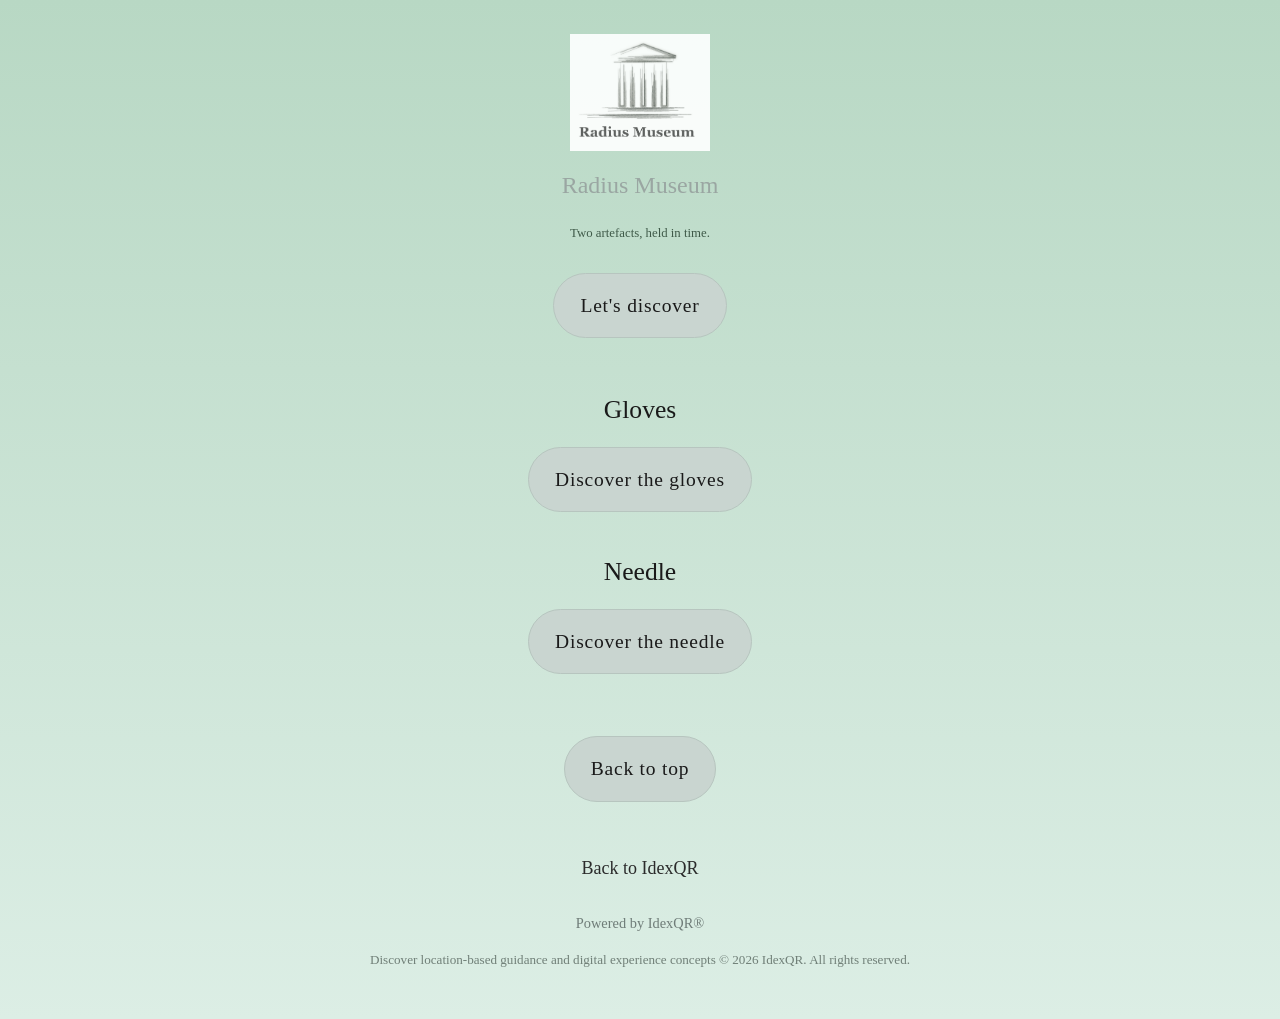
<file: docs/index.html>
<!doctype html>
<html lang="en-GB">
<head>
  <meta charset="utf-8" />
  <meta name="viewport" content="width=device-width, initial-scale=1" />
  <title>Discover</title>
  <link rel="stylesheet" href="style.css?v=32" />
</head>
<body>
 <main class="wrap">

  <section aria-labelledby="page-title">
    <h1 id="page-title" class="sr-only">IdexQR</h1>
    <p class="sr-only">
      This is your starting point. You can explore, listen, or open your ticket.
    </p>
  </section>
       
      <img src="images/museum-logo.png" alt="" class="museum-logo" />

      <h1 class="light-heading">Radius Museum</h1>

      <p class="intro">
        Two artefacts, held in time.
      </p>

      <button
        type="button"
        class="quiet-button"
        onclick="playSection('museumAudio', 'museumText')">
        Let's discover
      </button>

      <div id="museumText" class="discover-text intro-text" hidden>
        <p>
          Let's take a look together.
        </p>
      </div>

    </header>

    <!-- CONTENT -->
    <section class="wrap">

      <h2>Gloves</h2>

      <button
        type="button"
        class="quiet-button"
        onclick="playSection('glovesAudio', 'glovesText')">
        Discover the gloves
      </button>

    <div id="glovesText" class="discover-text" hidden>
  <img src="images/gloves.png" alt="A pair of ladies’ leather gloves." class="object-image gloves-image" />

  <p>
    A pair of ladies’ leather gloves, made around eighteen thirty to eighteen fifty.
  </p>

  <p>
    Made from fine leather, often lamb or kid, the material is thin and supple, softening slightly with wear.
    This allowed the gloves to sit close to the skin, making them well suited to everyday use.
    Each glove was cut by hand and stitched finger by finger, using fine thread, with decorative stitching across the back.
    The shape narrows gently at the wrist, designed to follow the form of the hand.
    The work required good light, steady hands, and patience.
  </p>

  <p>
    Gloves like these were worn for walking, visiting, church, and travel — not only practical, but a subtle sign of refinement.
    In these gloves lives the quiet skill of everyday life — not only the hands that wore them, but the hands that made them.
  </p>
      <button type="button" class="stop-inline" onclick="stopCurrentAudio()">
      Stop audio
      </button>
</div>

      <h2>Needle</h2>

      <button
        type="button"
        class="quiet-button"
        onclick="playSection('needleAudio', 'needleText')">
        Discover the needle
      </button>

     <div id="needleText" class="discover-text" hidden>
  <img src="images/needle.jpg" alt="A steel sewing needle beside a George the third coin." class="object-image needle-image" />

  <p>
    Small, sharp, and easily missed, with a tiny eye for thread.
    It fits between finger and thumb, and would have been used thousands of times.
  </p>

  <p>
    Made from hardened steel and carefully polished, it could pass smoothly through thin leather.
    Drawn through the material again and again, it was used to sew gloves by hand — repetitive and precise.
  </p>

  <p>
    Most often, this work was done by women at home, fitting paid sewing around daily responsibilities.
    This needle reflects the unseen labour between raw material and finished artefact.
  </p>
    <button type="button" class="stop-inline" onclick="stopCurrentAudio()">
     Stop audio
    </button>
</div>
      
  <div class="footer-wrap">
  <button type="button" class="quiet-button" onclick="backToTop()">
    Back to top
  </button>

 <a href="https://idexqr.com" class="back-link">
    Back to IdexQR
</a>

    <footer>
    <p class="powered-by">Powered by IdexQR®</p>
      <p class="footer-sub">
  Discover location-based guidance and digital experience concepts © 2026 IdexQR. All rights reserved.
</p>
</footer>
</div>
    </section>

  </main>

  <!-- AUDIO -->
  <audio id="museumAudio" src="audio/arrival.mp3" preload="auto"></audio>
  <audio id="glovesAudio" src="audio/gloves.mp3" preload="auto"></audio>
  <audio id="needleAudio" src="audio/needle.mp3" preload="auto"></audio>

  <script>
  let currentAudio = null;

  function stopCurrentAudio() {
    if (currentAudio) {
      currentAudio.pause();
      currentAudio.currentTime = 0;
    }
  }

  function hideAllText() {
    document.querySelectorAll('.discover-text').forEach(section => {
      section.hidden = true;
    });
  }

  function playSection(audioId, textId) {
    stopCurrentAudio();
    hideAllText();

    currentAudio = document.getElementById(audioId);
    const textBlock = document.getElementById(textId);

    if (textBlock) {
      textBlock.hidden = false;
    }

    if (!currentAudio) return;
    currentAudio.currentTime = 0;
    currentAudio.play().catch(() => {});
  }

  function backToTop() {
    stopCurrentAudio();
    hideAllText();
    window.scrollTo({ top: 0, behavior: 'smooth' });
  }
</script>
</file>
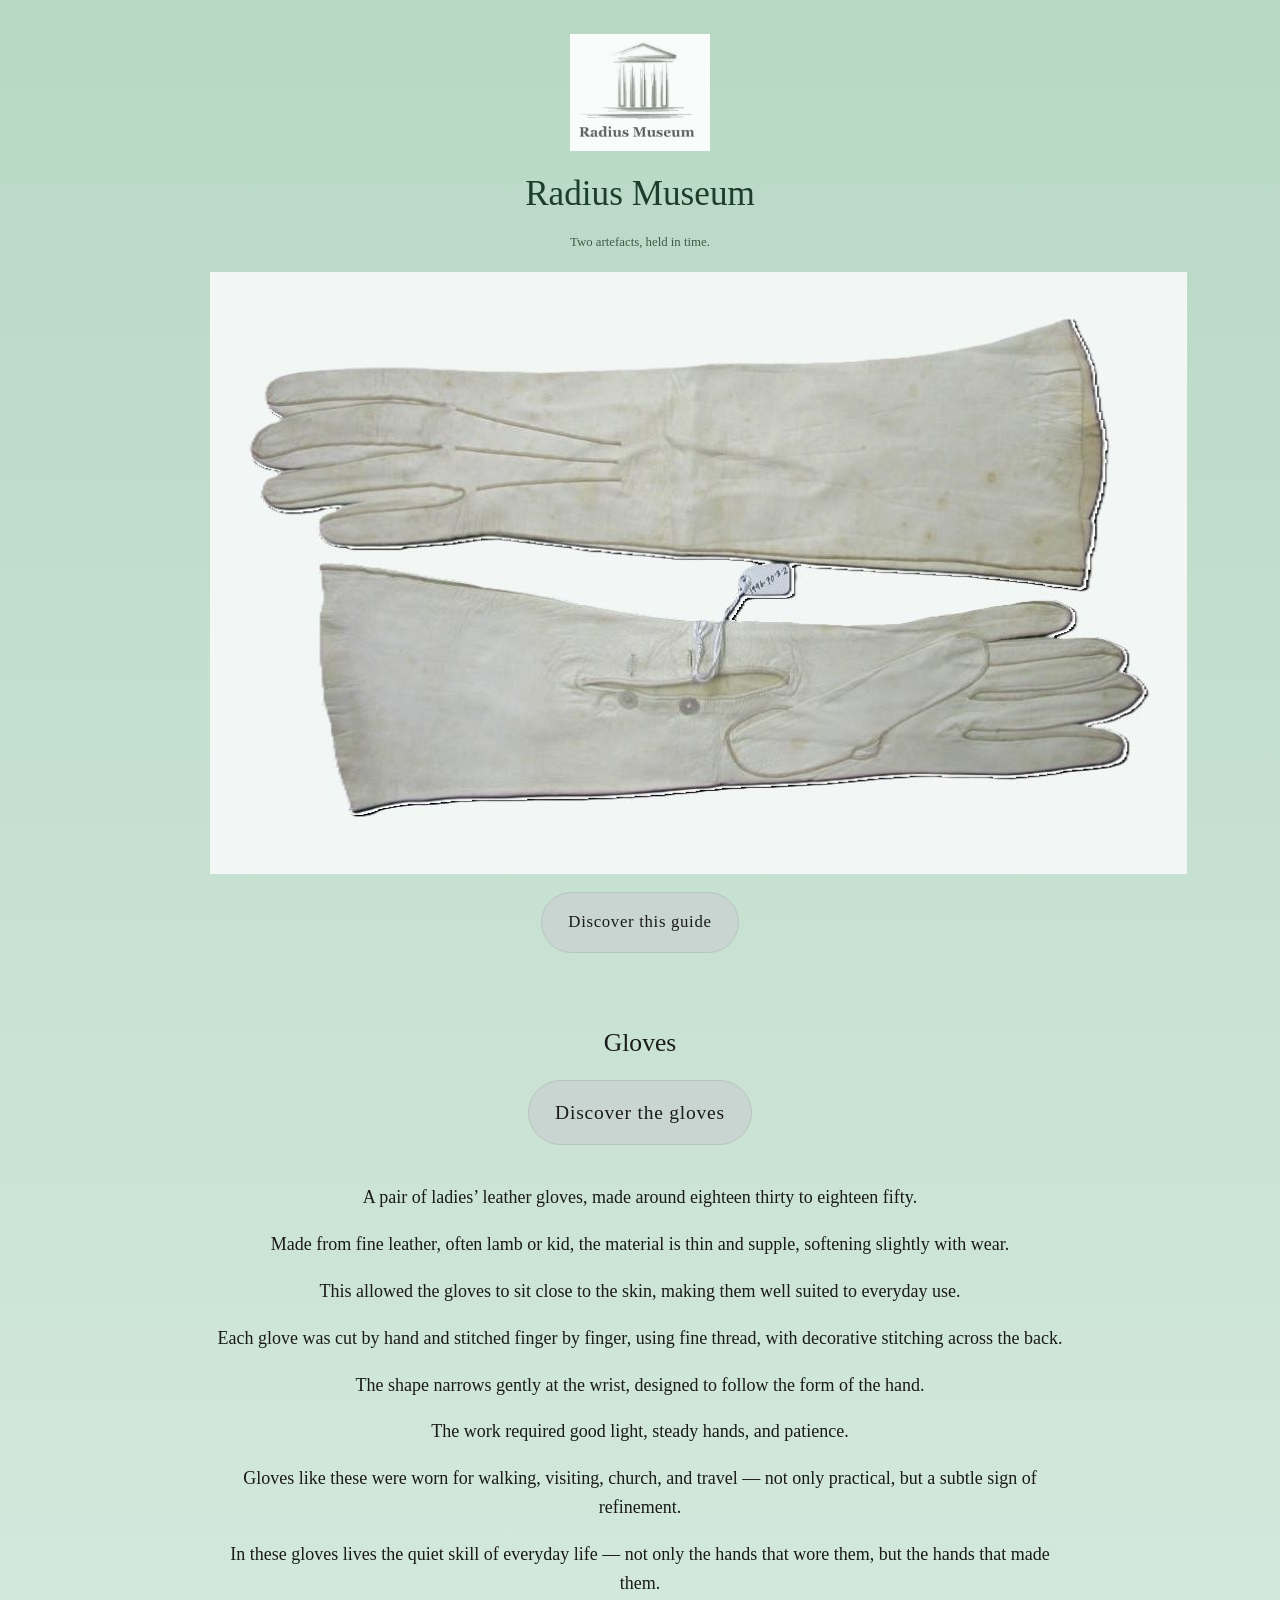
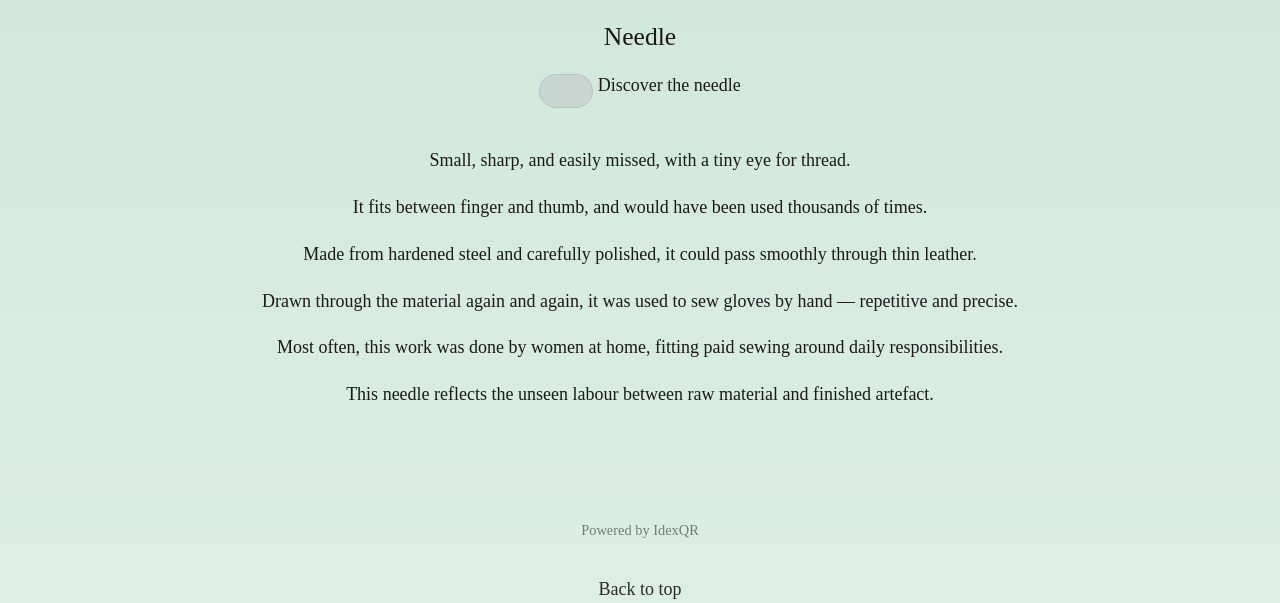
<file: docs/index-legacy.html>
<!doctype html>
<html lang="en-GB">
<head>
  <meta charset="utf-8" />
  <meta name="viewport" content="width=device-width, initial-scale=1" />
  <title>Two Artefacts, One Pair of Hands — Discover</title>
  <meta name="description" content="A calm, spoken-first guide for two museum artefacts: gloves and a sewing needle." />
  <link rel="stylesheet" href="style.css?v=21" />
</head>

<body>
  <a id="top"></a>

  <main>
    <header class="wrap hero" style="text-align: center;" role="region" aria-label="You’ve opened the museum guide. Choose an option below to hear more.">
  <img src="images/museum-logo.png" alt="" class="museum-logo" />

  <h1 class="light-heading">Radius Museum</h1>

  <p class="intro">
    Two artefacts, held in time.
  </p>

  <img src="images/gloves.jpg" alt="" class="object-image" />

  <button
    type="button"
    class="quiet-button"
    onclick="playEmbeddedAudio('museumAudio')"
    aria-label="Discover this guide. Plays the museum introduction."
  >
    Discover this guide
  </button>
</header>
    <section class="wrap">
      <h2>Gloves</h2>

      <button
  type="button"
  class="quiet-button"
  onclick="playEmbeddedAudio('glovesAudio')"
  aria-label="Discover the gloves. Plays audio about the gloves."
>
  Discover the gloves
</button>

<p>
  A pair of ladies’ leather gloves, made around eighteen thirty to eighteen fifty.
</p>
      
      <p>
        Made from fine leather, often lamb or kid, the material is thin and supple, softening slightly with wear.
      </p>

      <p>
        This allowed the gloves to sit close to the skin, making them well suited to everyday use.
      </p>

      <p>
        Each glove was cut by hand and stitched finger by finger, using fine thread, with decorative stitching across the back.
      </p>

      <p>
        The shape narrows gently at the wrist, designed to follow the form of the hand.
      </p>

      <p>
        The work required good light, steady hands, and patience.
      </p>

      <p>
        Gloves like these were worn for walking, visiting, church, and travel — not only practical, but a subtle sign of refinement.
      </p>

      <p>
        In these gloves lives the quiet skill of everyday life — not only the hands that wore them, but the hands that made them.
      </p>

      <h2>Needle</h2>

      <button
  type="button"
  class="quiet-button"
  onclick="playEmbeddedAudio('needleAudio')"
  aria-label="Discover the needle. Plays audio about the needle."
>
        
</button>
  Discover the needle
</button>

      <p>
  Small, sharp, and easily missed, with a tiny eye for thread.
</p>

      <p>
        It fits between finger and thumb, and would have been used thousands of times.
      </p>

      <p>
        Made from hardened steel and carefully polished, it could pass smoothly through thin leather.
      </p>

      <p>
        Drawn through the material again and again, it was used to sew gloves by hand — repetitive and precise.
      </p>

      <p>
        Most often, this work was done by women at home, fitting paid sewing around daily responsibilities.
      </p>

      <p>
        This needle reflects the unseen labour between raw material and finished artefact.
      </p>
    </section>

    <div class="wrap footer-wrap">
      <p class="powered-by">Powered by IdexQR</p>
    </div>

    <footer class="footer">
      <a href="#top" class="back-link">Back to top</a>
    </footer>
  </main>

  <audio id="museumAudio" src="audio/arrival.mp3" preload="auto"></audio>
  <audio id="glovesAudio" src="audio/gloves.mp3" preload="auto"></audio>
  <audio id="needleAudio" src="audio/needle.mp3" preload="auto"></audio>

  <script>
    let currentAudio = null;

    function stopCurrentAudio() {
      if (currentAudio) {
        currentAudio.pause();
        currentAudio.currentTime = 0;
      }
    }

    function playEmbeddedAudio(id) {
      stopCurrentAudio();
      currentAudio = document.getElementById(id);

      if (!currentAudio) return;

      currentAudio.currentTime = 0;

      const playPromise = currentAudio.play();
      if (playPromise !== undefined) {
        playPromise.catch(err => {
          console.error("Embedded audio failed:", id, err);
        });
      }
    }
  </script>
</body>
</html>
</file>
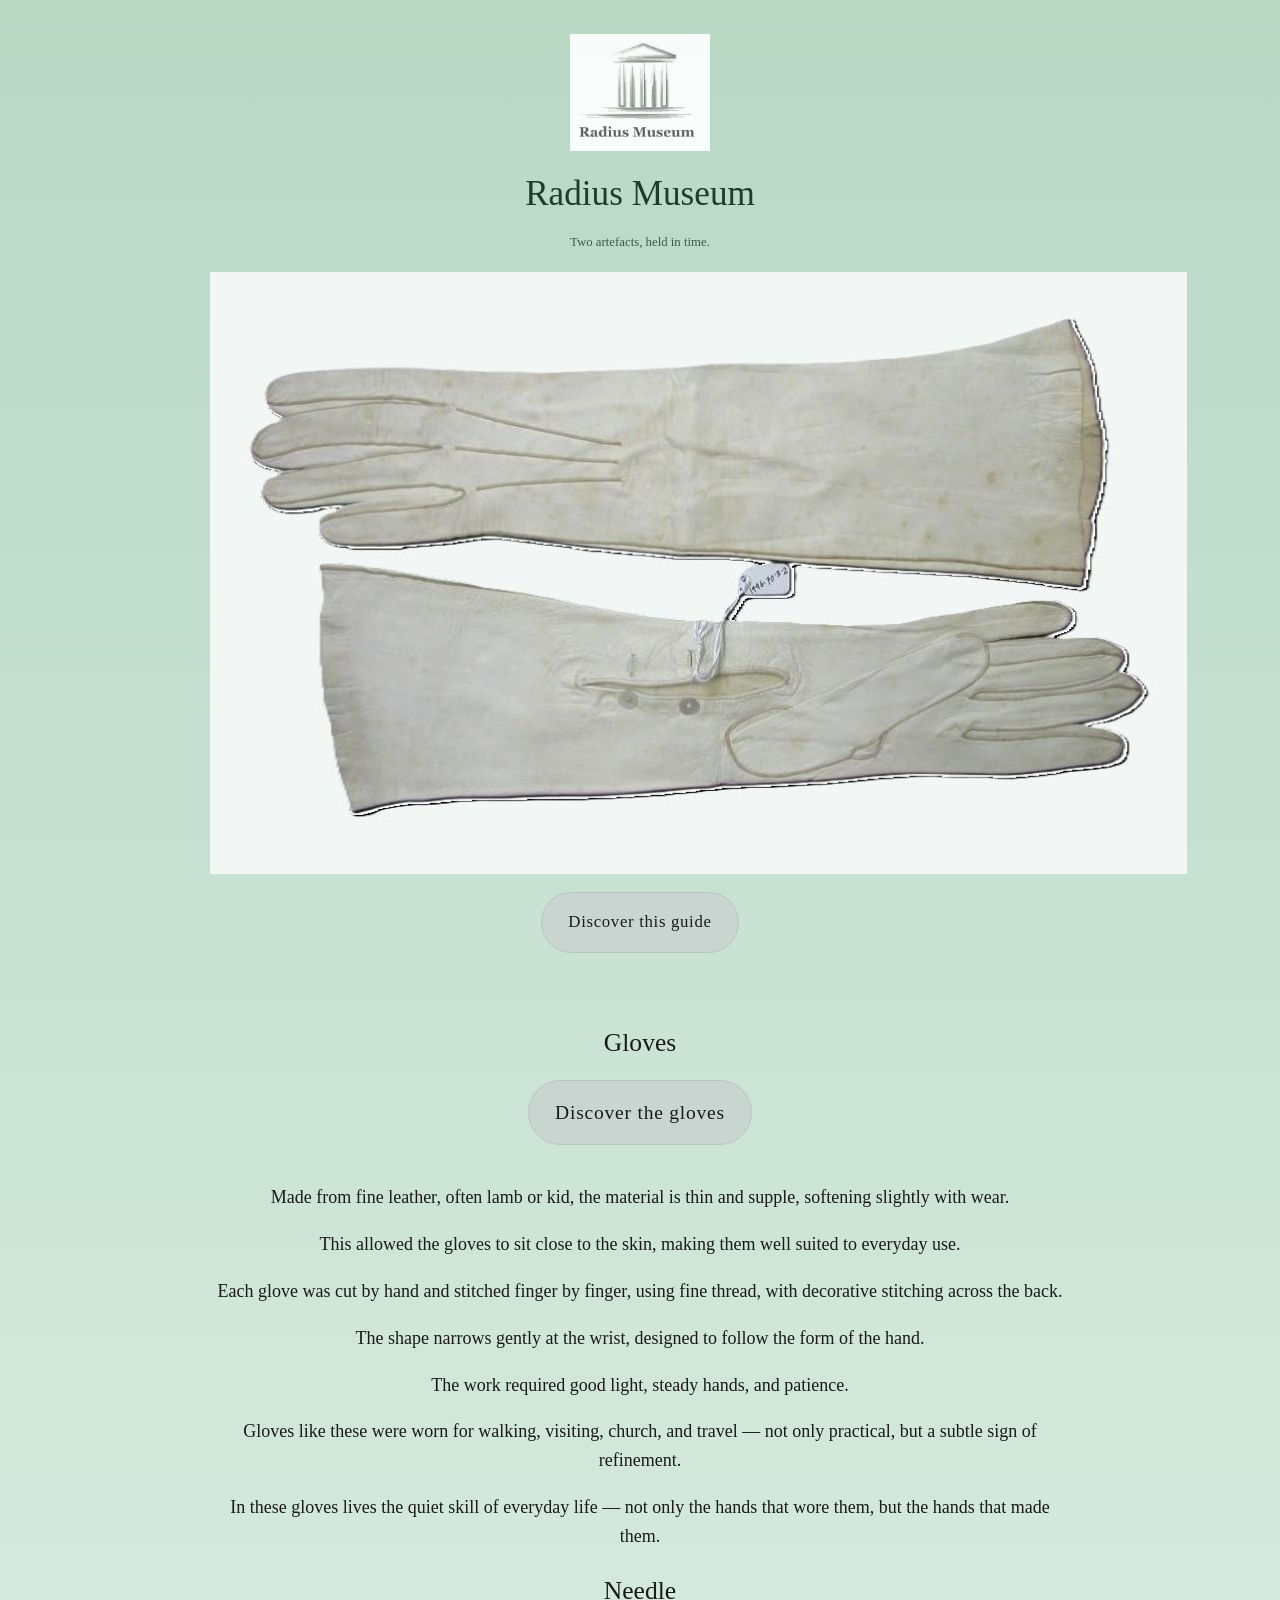
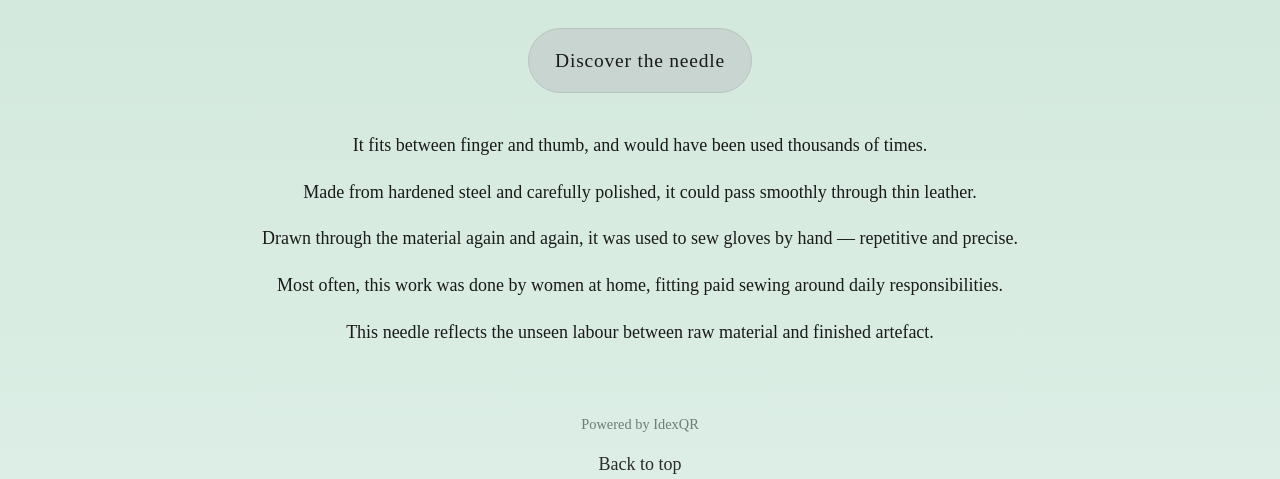
<file: docs/museum-legacy.html>
<!doctype html>
<html lang="en-GB">
<head>
  <meta charset="utf-8" />
  <meta name="viewport" content="width=device-width, initial-scale=1" />
  <title>Two Artefacts, One Pair of Hands — Discover</title>
  <meta name="description" content="A calm, spoken-first guide for two museum artefacts: gloves and a sewing needle." />
  <link rel="stylesheet" href="style.css?v=6" />
</head>

<body>
  <a id="top"></a>

  <main>
    <header class="wrap hero" style="text-align: center;">
  <img src="images/museum-logo.png" alt="Radius Museum logo" class="museum-logo" />

  <h1 class="light-heading">Radius Museum</h1>

  <p class="intro">
    Two artefacts, held in time.
  </p>

  <img src="images/gloves.jpg" alt="Ladies’ leather gloves and sewing needle" class="object-image" />

  <button type="button" class="quiet-button" onclick="playEmbeddedAudio('museumAudio')">
    Discover this guide
  </button>

  <p class="sr-only">
    You’ve just opened the Radius Museum guide.
  </p>

  <p class="sr-only">
    You are first exploring the gloves, followed by the needle.
  </p>
</header>
    
    <section class="wrap">
      <h2>Gloves</h2>

      <button type="button" class="quiet-button" onclick="playEmbeddedAudio('glovesAudio')">
      Discover the gloves
      </button>

      <p class="sr-only">
        A pair of ladies’ leather gloves, made around eighteen thirty to eighteen fifty.
      </p>

      <p>
        Made from fine leather, often lamb or kid, the material is thin and supple, softening slightly with wear.
      </p>

      <p>
        This allowed the gloves to sit close to the skin, making them well suited to everyday use.
      </p>

      <p>
        Each glove was cut by hand and stitched finger by finger, using fine thread, with decorative stitching across the back.
      </p>

      <p>
        The shape narrows gently at the wrist, designed to follow the form of the hand.
      </p>

      <p>
        The work required good light, steady hands, and patience.
      </p>

      <p>
        Gloves like these were worn for walking, visiting, church, and travel — not only practical, but a subtle sign of refinement.
      </p>

      <p>
        In these gloves lives the quiet skill of everyday life — not only the hands that wore them, but the hands that made them.
      </p>

      <h2>Needle</h2>

      <button type="button" class="quiet-button" onclick="playEmbeddedAudio('needleAudio')">
      Discover the needle
      </button>

      <p class="sr-only">
        Small, sharp, and easily missed, with a tiny eye for thread.
      </p>

      <p>
        It fits between finger and thumb, and would have been used thousands of times.
      </p>

      <p>
        Made from hardened steel and carefully polished, it could pass smoothly through thin leather.
      </p>

      <p>
        Drawn through the material again and again, it was used to sew gloves by hand — repetitive and precise.
      </p>

      <p>
        Most often, this work was done by women at home, fitting paid sewing around daily responsibilities.
      </p>

      <p>
        This needle reflects the unseen labour between raw material and finished artefact.
      </p>
    </section>

    <p class="powered-by">Powered by IdexQR</p>

    <footer class="footer">
      <a href="#top" class="back-link">Back to top</a>
    </footer>
  </main>

  <audio id="museumAudio" src="audio/arrival.mp3" preload="auto"></audio>
  <audio id="glovesAudio" src="audio/gloves.mp3" preload="auto"></audio>
  <audio id="needleAudio" src="audio/needle.mp3" preload="auto"></audio>

  <script>
    let currentAudio = null;

    function stopCurrentAudio() {
      if (currentAudio) {
        currentAudio.pause();
        currentAudio.currentTime = 0;
      }
    }

    function playEmbeddedAudio(id) {
      stopCurrentAudio();
      currentAudio = document.getElementById(id);

      if (!currentAudio) return;

      currentAudio.currentTime = 0;

      const playPromise = currentAudio.play();
      if (playPromise !== undefined) {
        playPromise.catch(err => {
          console.error("Embedded audio failed:", id, err);
        });
      }
    }
  </script>
</body>
</html>
</file>
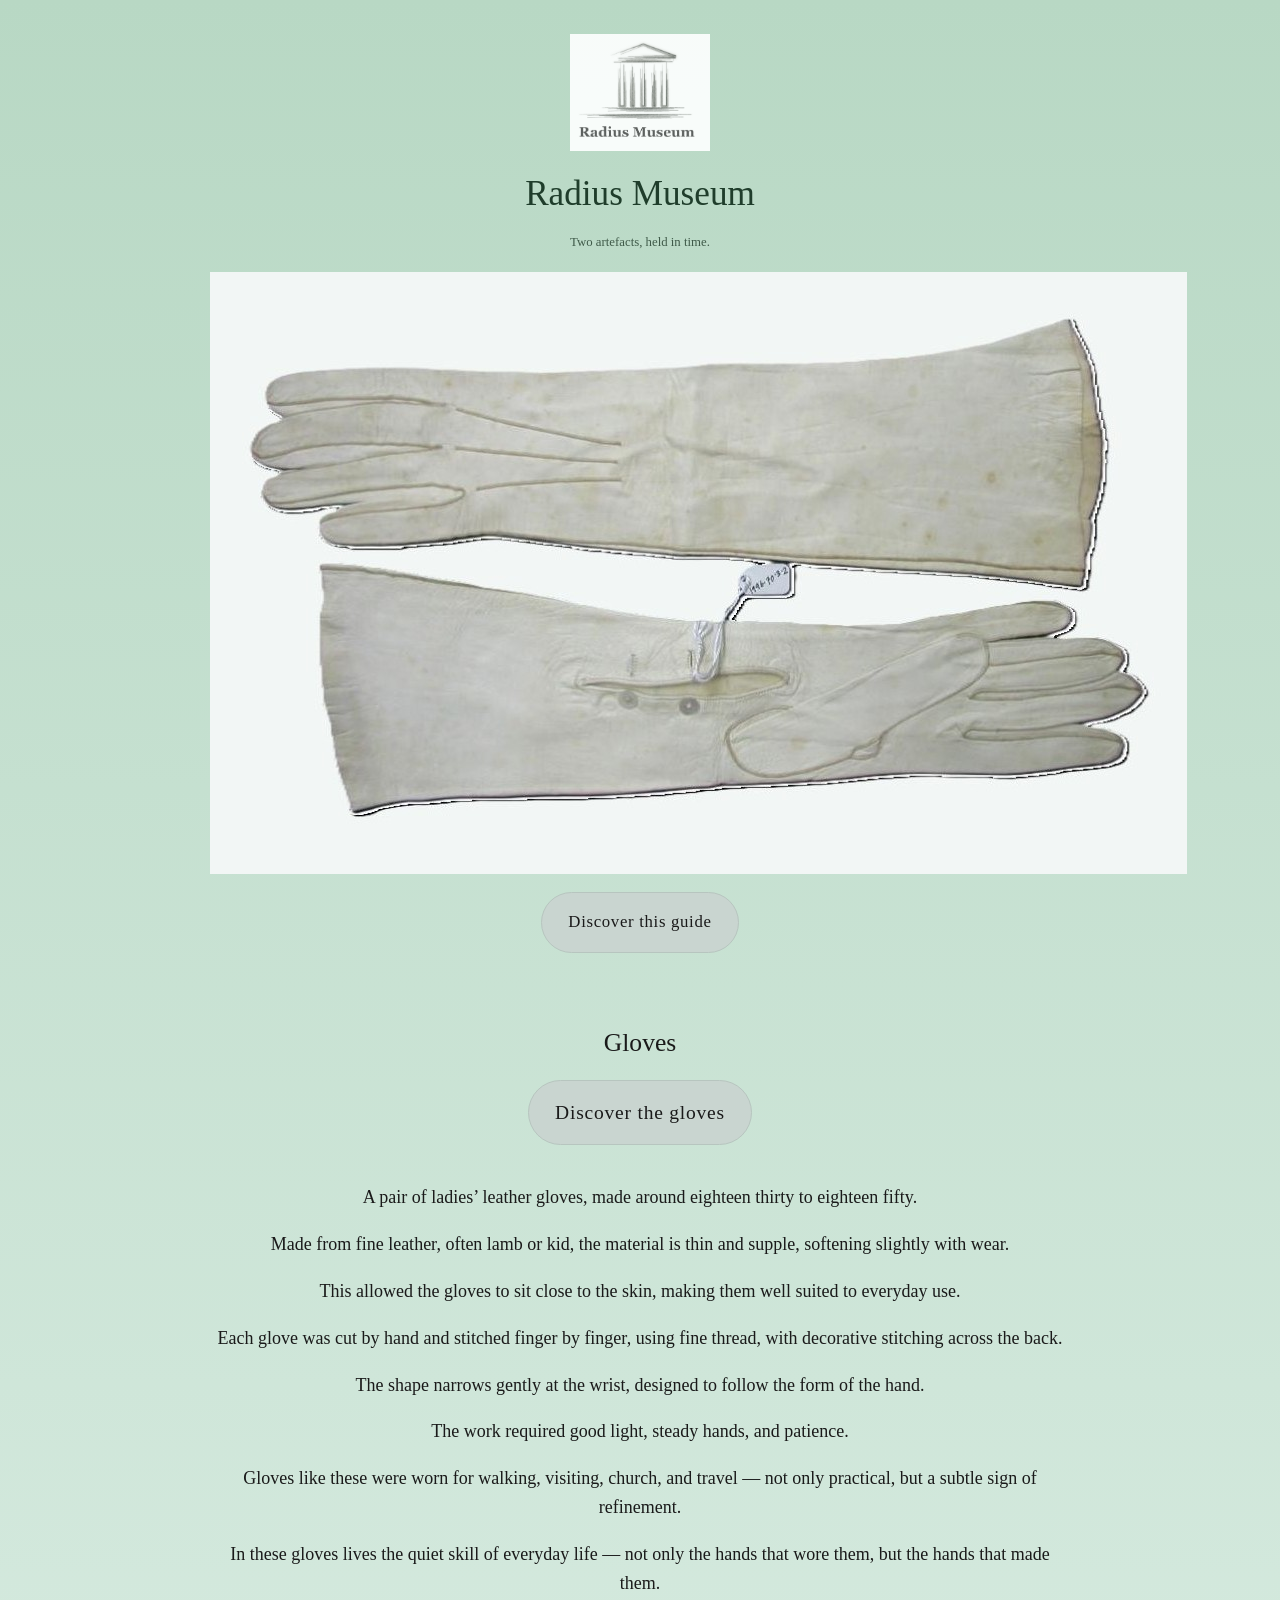
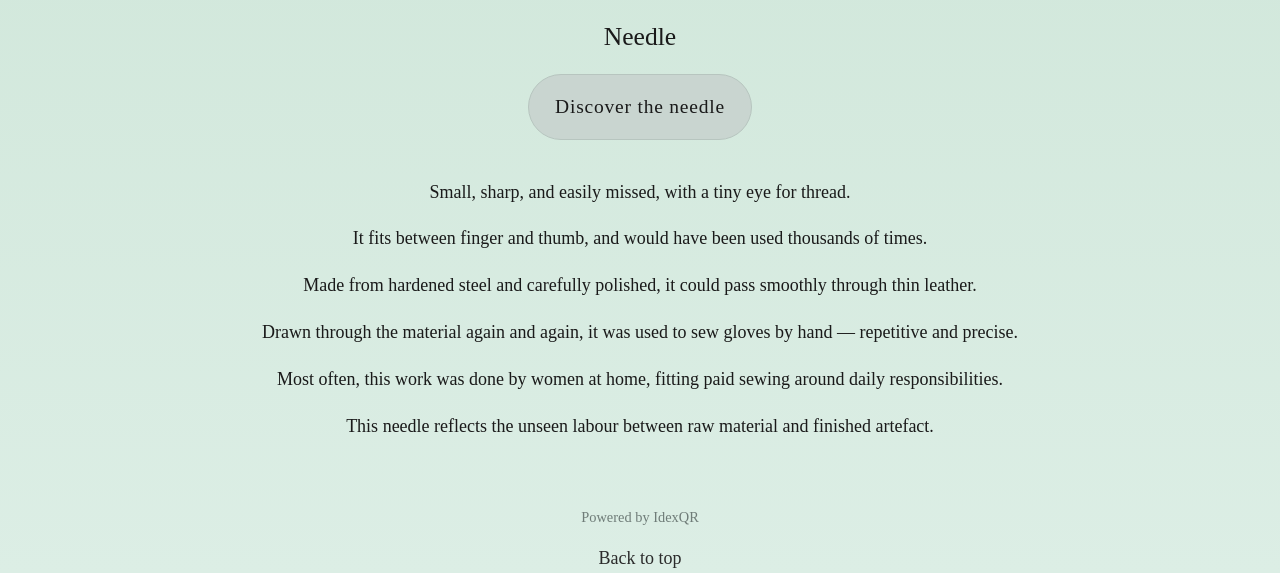
<file: docs/museum.html>
<!doctype html>
<html lang="en-GB">
<head>
  <meta charset="utf-8" />
  <meta name="viewport" content="width=device-width, initial-scale=1" />
  <title>Two Artefacts, One Pair of Hands — Discover</title>
  <meta name="description" content="A calm, spoken-first guide for two museum artefacts: gloves and a sewing needle." />
  <link rel="stylesheet" href="style.css?v=6" />
</head>

<body>
  <a id="top"></a>

  <main>
    <header class="wrap hero" style="text-align: center;">
  <img src="images/museum-logo.png" alt="Radius Museum logo" class="museum-logo" />

  <h1 class="light-heading">Radius Museum</h1>

  <p class="intro">
    Two artefacts, held in time.
  </p>

  <img src="images/gloves.jpg" alt="Ladies’ leather gloves and sewing needle" class="object-image" />

  <button type="button" class="quiet-button" onclick="playEmbeddedAudio('museumAudio')">
    Discover this guide
  </button>

  <p class="sr-only">
    You’ve just opened the Radius Museum guide.
  </p>

  <p class="sr-only">
    You are first exploring the gloves, followed by the needle.
  </p>
</header>
    
    <section class="wrap">
      <h2>Gloves</h2>

      <button type="button" class="quiet-button" onclick="playEmbeddedAudio('glovesAudio')">
      Discover the gloves
      </button>

      <p>
        A pair of ladies’ leather gloves, made around eighteen thirty to eighteen fifty.
      </p>

      <p>
        Made from fine leather, often lamb or kid, the material is thin and supple, softening slightly with wear.
      </p>

      <p>
        This allowed the gloves to sit close to the skin, making them well suited to everyday use.
      </p>

      <p>
        Each glove was cut by hand and stitched finger by finger, using fine thread, with decorative stitching across the back.
      </p>

      <p>
        The shape narrows gently at the wrist, designed to follow the form of the hand.
      </p>

      <p>
        The work required good light, steady hands, and patience.
      </p>

      <p>
        Gloves like these were worn for walking, visiting, church, and travel — not only practical, but a subtle sign of refinement.
      </p>

      <p>
        In these gloves lives the quiet skill of everyday life — not only the hands that wore them, but the hands that made them.
      </p>

      <h2>Needle</h2>

      <button type="button" class="quiet-button" onclick="playEmbeddedAudio('needleAudio')">
      Discover the needle
      </button>

      <p>
        Small, sharp, and easily missed, with a tiny eye for thread.
      </p>

      <p>
        It fits between finger and thumb, and would have been used thousands of times.
      </p>

      <p>
        Made from hardened steel and carefully polished, it could pass smoothly through thin leather.
      </p>

      <p>
        Drawn through the material again and again, it was used to sew gloves by hand — repetitive and precise.
      </p>

      <p>
        Most often, this work was done by women at home, fitting paid sewing around daily responsibilities.
      </p>

      <p>
        This needle reflects the unseen labour between raw material and finished artefact.
      </p>
    </section>

    <p class="powered-by">Powered by IdexQR</p>

    <footer class="footer">
      <a href="#top" class="back-link">Back to top</a>
    </footer>
  </main>

  <audio id="museumAudio" src="audio/arrival.mp3" preload="auto"></audio>
  <audio id="glovesAudio" src="audio/gloves.mp3" preload="auto"></audio>
  <audio id="needleAudio" src="audio/needle.mp3" preload="auto"></audio>

  <script>
    let currentAudio = null;

    function stopCurrentAudio() {
      if (currentAudio) {
        currentAudio.pause();
        currentAudio.currentTime = 0;
      }
    }

    function playEmbeddedAudio(id) {
      stopCurrentAudio();
      currentAudio = document.getElementById(id);

      if (!currentAudio) return;

      currentAudio.currentTime = 0;

      const playPromise = currentAudio.play();
      if (playPromise !== undefined) {
        playPromise.catch(err => {
          console.error("Embedded audio failed:", id, err);
        });
      }
    }
  </script>
</body>
</html>
</file>
<file: docs/style.css>
:root {
  --bg: linear-gradient(180deg, #b8d8c4 0%, #dceee5 100%);
  --ink: #1a1a1a;
  --muted: #6f7c78;
  --muted-deep: #3f4a47;
  --muted-soft: #9aa6a2;

  --button-bg: #c9d5d0;
  --button-active: #AEBDB7;
  --panel-bg: #f7f9f8;

  --button-border: #b7c5bf;
  --line: rgba(0,0,0,0.08);
  --sapphire-accent: #2F5DA8;
}

/* ---------------------------------
   Base
--------------------------------- */
.footer-sub {
  margin-top: 0.35rem;
  font-size: 0.82rem;
  color: rgba(70, 84, 78, 0.72);
  text-align: center;
  line-height: 1.5;
}

body {
  margin: 0;
  min-height: 100vh;
  font-family: Georgia, serif;
  font-size: 18px;
  line-height: 1.6;
  background: var(--bg);
  color: var(--ink);
  display: flex;
  flex-direction: column;
  align-items: center;
  justify-content: flex-start;
  padding-top: 14px;
  text-align: center;
}

.wrap {
  max-width: 860px;
  margin: 0 auto;
  padding: 12px 16px 18px;
}

/* ---------------------------------
   Layout / alignment
--------------------------------- */

.hero,
.tasks,
.footer-wrap,
.browse-label,
.center-button {
  text-align: center;
}

.center-button {
  margin-top: 2rem;
}

.footer-wrap {
  margin-top: 32px;
  text-align: center;
}

.footer-wrap .back-link {
  display: block;
  margin-top: 32px;
}

.museum-logo {
  display: block;
  max-width: 140px;
  width: 100%;
  height: auto;
  margin: 0.5rem auto 0.9rem;
  opacity: 0.9;
}

/* ---------------------------------
   Navigation
--------------------------------- */

.back-link,
.back-link:visited {
  color: #2b2b2b;
  text-decoration: none;
  border-bottom: none;
}

.back-button {
  display: inline-block;
  margin-bottom: 16px;
  font-size: 0.95rem;
}

.stop-inline {
  display: block;
  width: fit-content;
  margin: 8px auto 18px auto;
  background: #EAF1ED;
  border: 1px solid #C9D5D0;
  border-radius: 999px;
  padding: 0.8rem 1.1rem;
  font: inherit;
  font-size: 0.98rem;
  color: var(--sapphire-accent);
  cursor: pointer;
  line-height: 1.2;
  text-decoration: none;
  min-width: 220px;
  text-align: center;
}

.stop-inline:hover,
.stop-inline:focus {
  background: #DDE9E3;
  border-color: #B8C6C1;
}

.discover-text,
.audio-controls,
.button-wrap {
  text-align: center;
}

/* ---------------------------------
   Typography
--------------------------------- */

.place {
  margin-bottom: 0.8rem;
  font-size: 0.9rem;
  letter-spacing: 0.02em;
  text-align: center;
  color: var(--muted-deep);
}

.kicker {
  margin-top: 0;
  margin-bottom: 0.05rem;
  font-size: 2rem;
  letter-spacing: 0.04em;
  text-align: center;
  color: var(--muted-deep);
}

.hero h1 {
  margin-top: 0;
  margin-bottom: 10px;
  font-size: 2.2rem;
  font-weight: normal;
  color: #1f3d2b;
}

h2 {
  margin-top: 20px;
  margin-bottom: 6px;
  font-size: 1.6rem;
  font-weight: 500;
}

.light-heading {
  margin-top: 0;
  margin-bottom: 1.2rem;
  font-size: 1.5rem;
  font-weight: 400;
  text-align: center;
  color: var(--muted-soft);
}

.intro {
  margin-top: 0;
  margin-bottom: 1.2rem;
  font-size: 0.8rem;
  text-align: center;
  color: #3f5a49;
}

.powered-by {
  margin-top: 30px;
  font-size: 0.9rem;
  font-weight: normal;
  text-align: center;
  color: var(--muted);
}

/* ---------------------------------
   Images
--------------------------------- */

.gloves-image {
  width: 60%;
  max-width: 250px;
  height: auto;
  display: block;
  margin: 0 auto 1.25rem;
}

.needle-image {
  display: block;
  max-width: 350px;
  width: 100%;
  height: auto;
  margin: 0 auto 1.25rem;
}

/* ---------------------------------
   Buttons
--------------------------------- */

/* ---------------------------------
   Buttons
--------------------------------- */

.quiet-button {
  display: inline-block;
  margin: 10px 0 20px;
  padding: 16px 26px;
  border: 1px solid var(--button-border);
  border-radius: 999px;
  background: var(--button-bg);
  color: var(--ink);
  font: inherit;
  font-size: 1.22rem;
  letter-spacing: 0.04em;
  cursor: pointer;
  text-decoration: none;
  transition: transform 0.08s ease, background 0.08s ease;
}

.discover-text {
  margin-top: 0.8rem;
  padding: 1rem 1.25rem;
  border-radius: 16px;
  background: var(--panel-bg);
  border: 1px solid var(--line);
  text-align: left;
}
.hero .quiet-button {
  font-size: 1.05rem;
}

.quiet-button:active {
  background: var(--button-active);
  transform: scale(0.98);
}

.quiet-button:focus {
  outline: 2px solid #7a8f88;
  outline-offset: 2px;
}

.quiet-button,
.chips button {
  transition: transform 0.08s ease, background 0.08s ease;
  -webkit-tap-highlight-color: transparent;
}

.quiet-button:active,
.chips button:active {
  background: #AEBDB7;
  transform: scale(0.98);
}

/* ---------------------------------
   Browse chips
--------------------------------- */

.chips {
  display: flex;
  flex-direction: column;
  align-items: center;
  gap: 14px;
  margin: 1.4rem 0;
}

.chip-item {
  margin-bottom: 0.8rem;
  text-align: center;
}

.chips button {
  margin: 8px 6px 10px;
  padding: 18px 30px;
  border: none;
  border-radius: 999px;
  background: var(--button-bg);
  color: var(--ink);
  font: inherit;
  font-size: 1.25rem;
  letter-spacing: 0.04em;
  cursor: pointer;
  transition: transform 0.08s ease, background 0.08s ease;
}

.chips button:active {
  background: var(--button-active);
  transform: scale(0.97);
}

.chips button:focus {
  outline: 2px solid #7a8f88;
  outline-offset: 2px;
}

.chips button.selected {
  background: #AEBDB7;
  border: 1px solid #9EAEA8;
}

/* ---------------------------------
   Content panels
--------------------------------- */

.discover-text {
  margin-top: 0.8rem;
  padding: 1rem 1.25rem;
  border-radius: 16px;
  background: var(--panel-bg);
  text-align: left;
}

.discover-text p {
  margin: 0;
}

/* ---------------------------------
   Accessibility
--------------------------------- */

.sr-only {
  position: absolute !important;
  width: 1px !important;
  height: 1px !important;
  padding: 0 !important;
  margin: -1px !important;
  overflow: hidden !important;
  clip: rect(0, 0, 0, 0) !important;
  clip-path: inset(50%) !important;
  white-space: nowrap !important;
  border: 0 !important;
}

/* ---------------------------------
   Tablet / iPad
--------------------------------- */

@media (max-width: 900px) {
  body {
    padding-top: 10px;
  }

  .wrap {
    padding-top: 8px;
  }

  .museum-logo {
    margin: 0.35rem auto 0.8rem;
  }
}

/* ---------------------------------
   Mobile phone screen
--------------------------------- */

@media (max-width: 600px) {
  body {
    font-size: 19px;
    padding-top: 8px;
  }

  .discover-text {
    padding: 0.6rem 1rem;
  }

  .wrap {
    padding-top: 4px;
    padding-left: 6px;
    padding-right: 6px;
  }

  .museum-logo {
    margin: 0.3rem auto 0.7rem;
    max-width: 132px;
  }

  .hero h1 {
    font-size: 2.5rem;
  }

  .kicker {
    font-size: 2.1rem;
  }

  .intro {
    font-size: 1rem;
    margin-bottom: 1rem;
  }

  h2 {
    margin-top: 18px;
    margin-bottom: 6px;
    font-size: 1.6rem;
  }

  .quiet-button {
    margin: 6px 0 14px;
    padding: 16px 28px;
    font-size: 1.2rem;
  }

  .light-heading {
    margin-bottom: 1rem;
    font-size: 1.3rem;
    color: #8a9692;
  }
</file>
